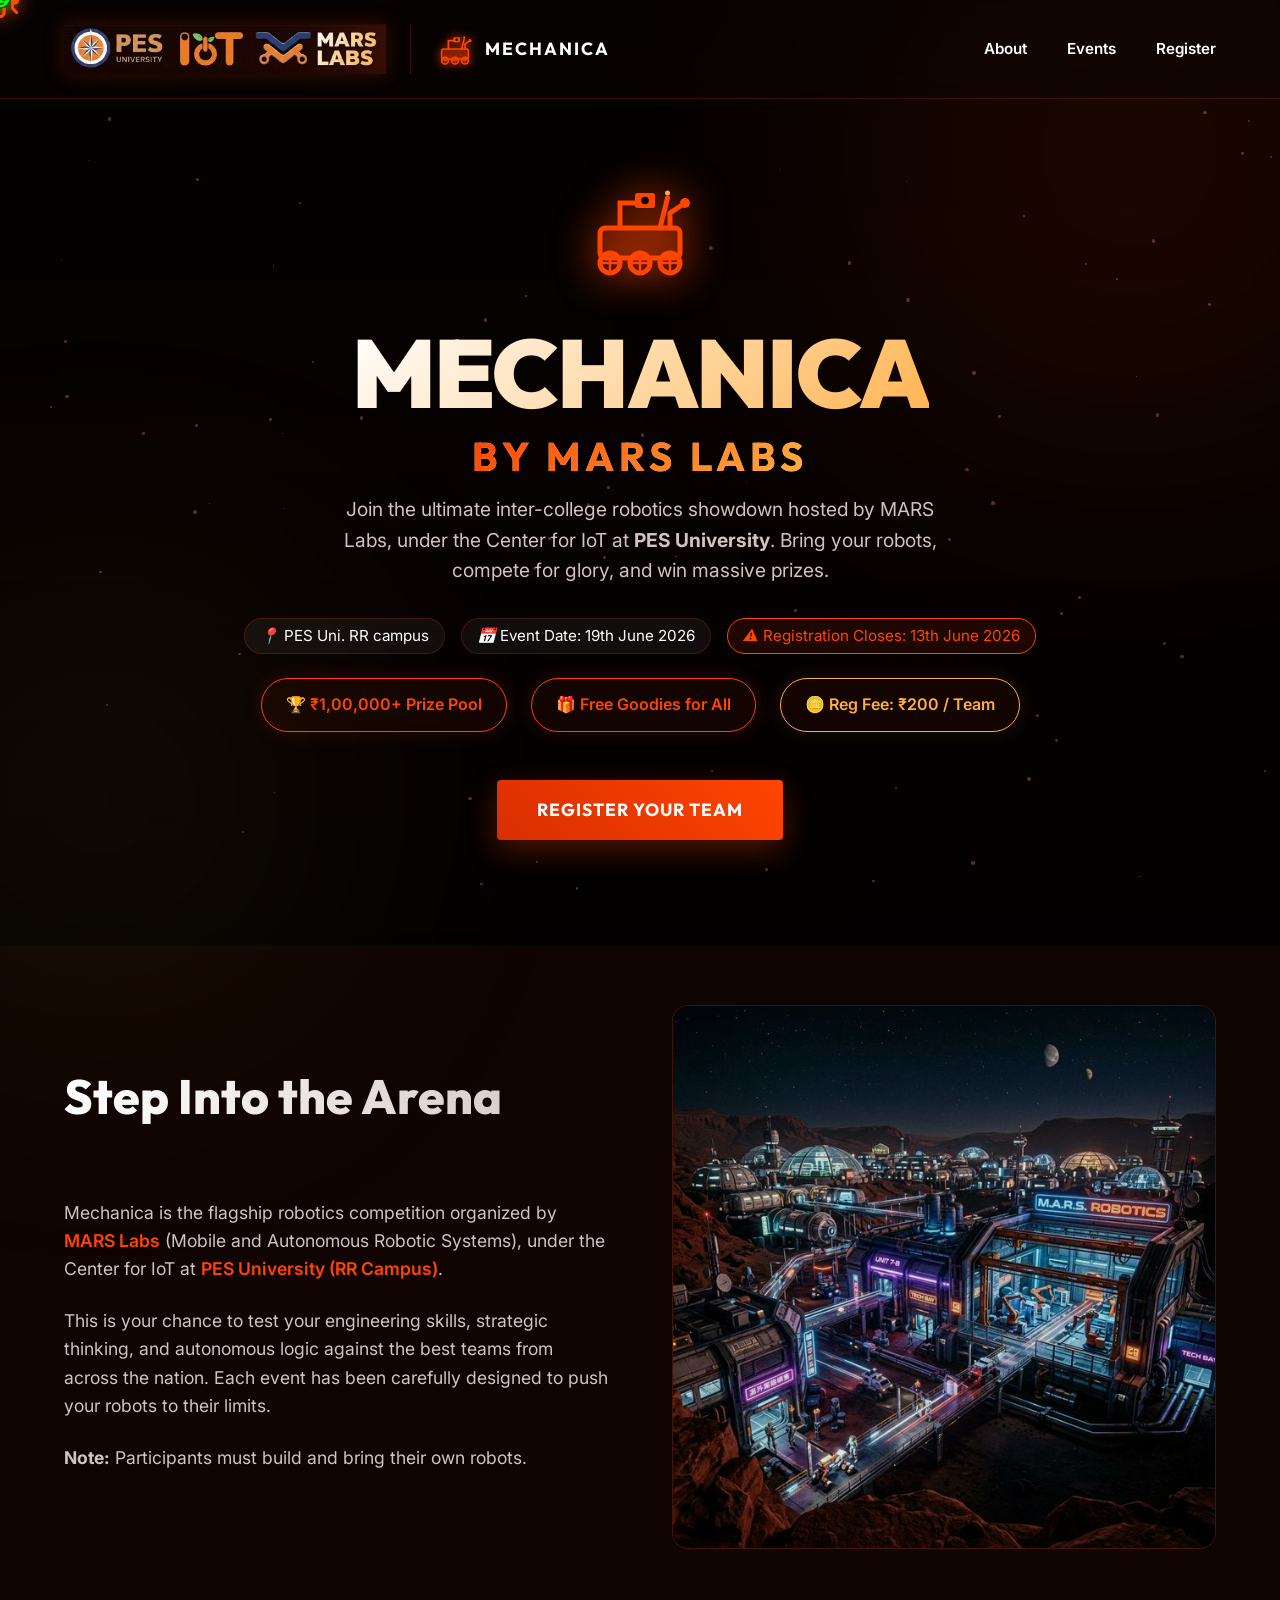
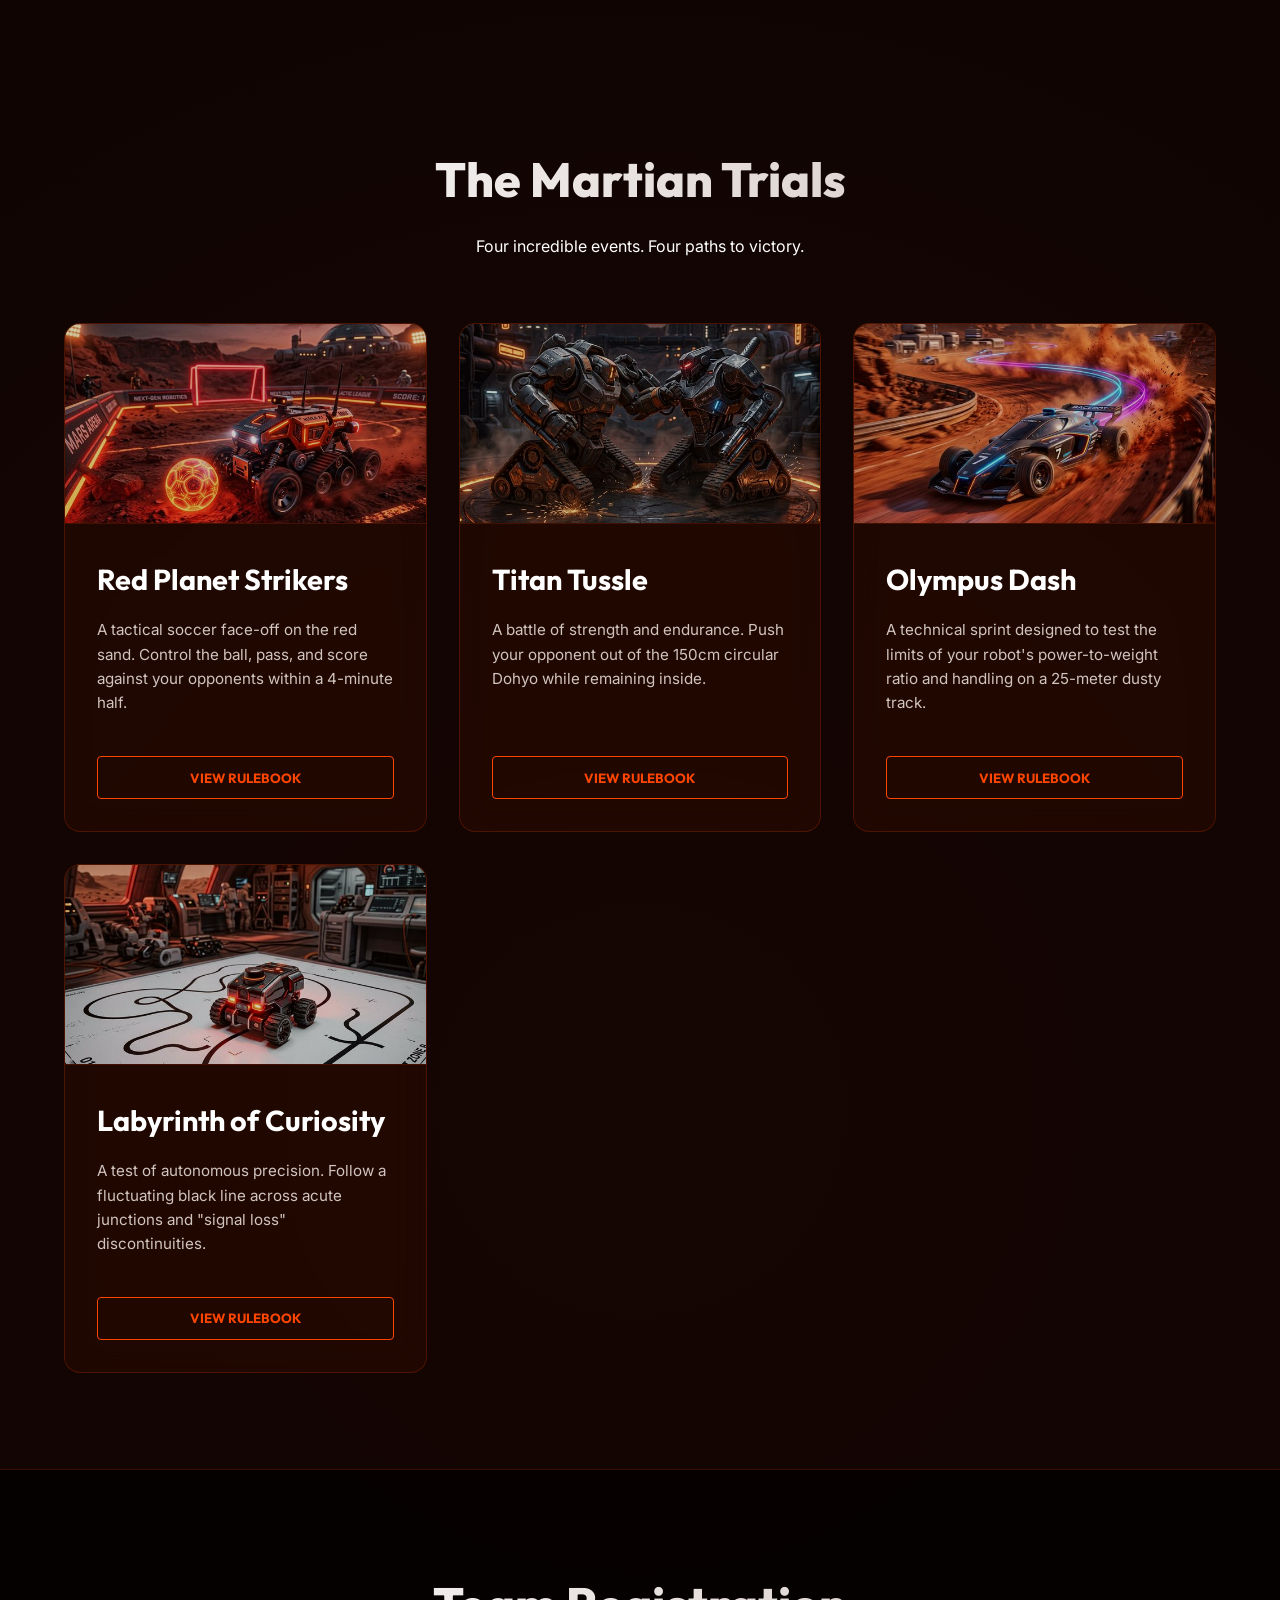
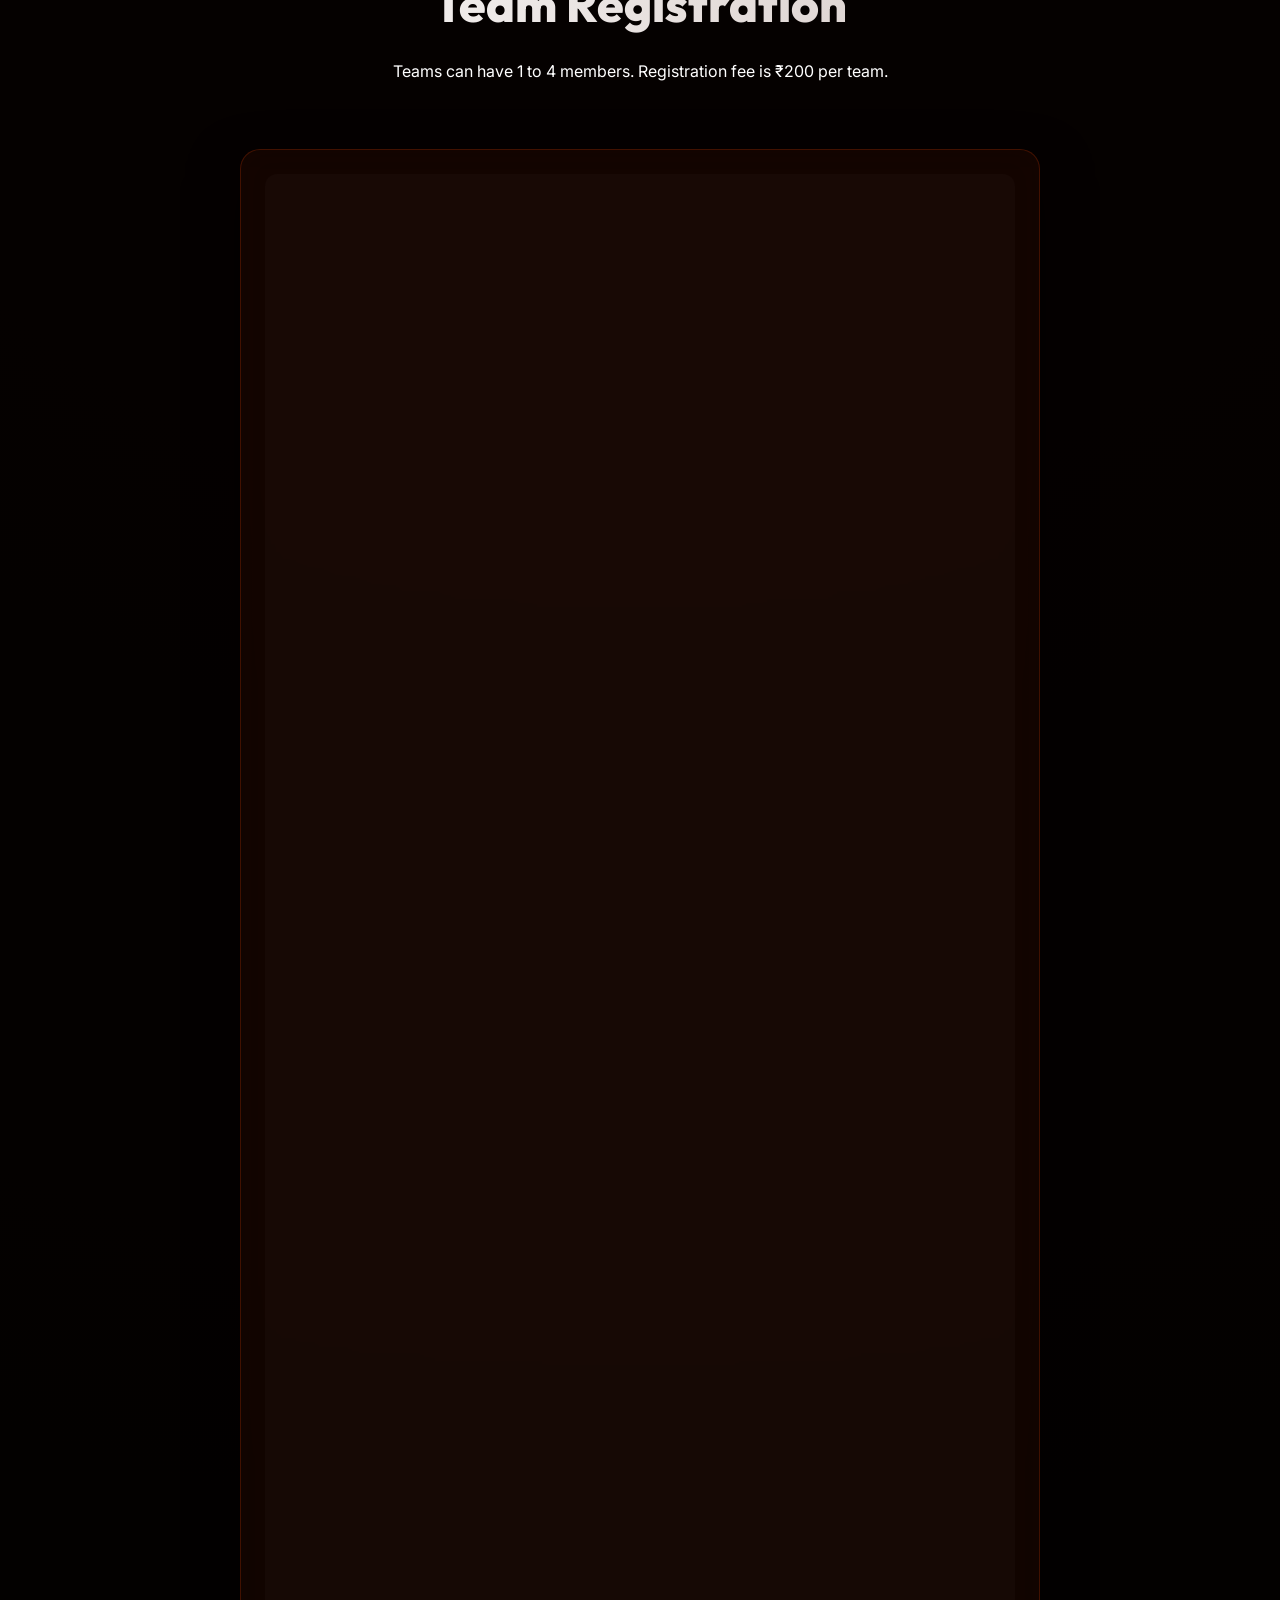
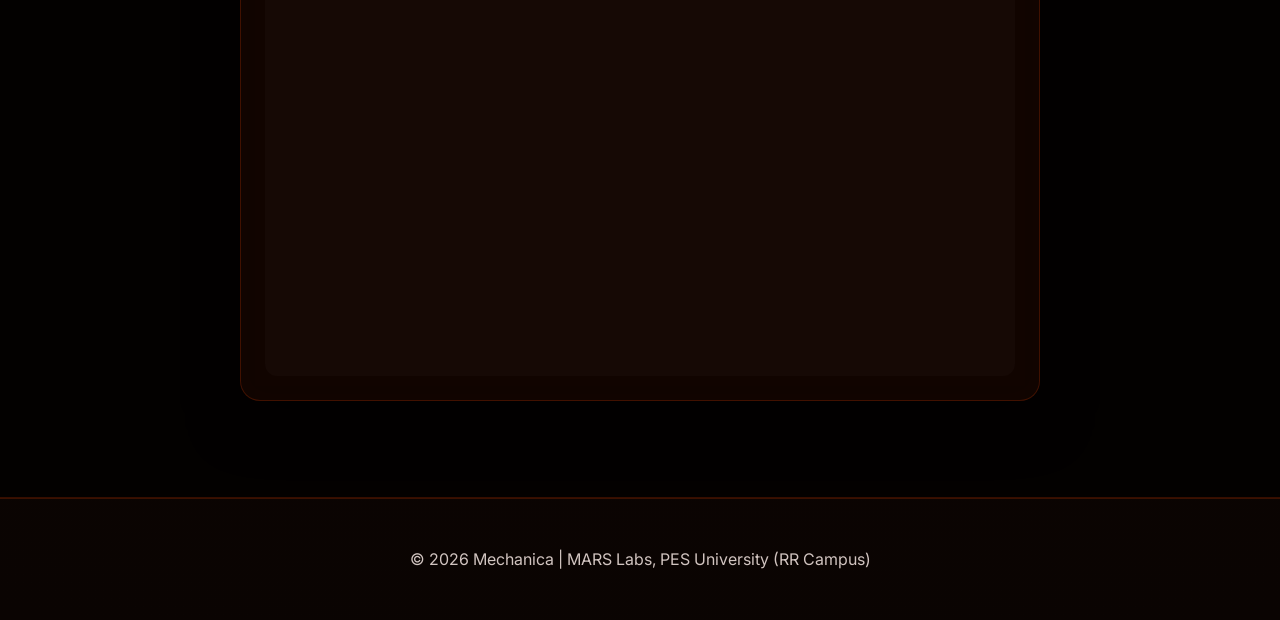
<file: index.html>
<!DOCTYPE html>
<html lang="en">

<head>
    <meta charset="UTF-8">
    <meta name="viewport" content="width=device-width, initial-scale=1.0">
    <title>Mechanica | Inter-College Robotics Competition</title>
    <meta name="description"
        content="Register for Mechanica, an inter-college robotics competition by MARS Labs, PES University (RR Campus).">
    <link rel="stylesheet" href="styles.css">
</head>

<body>
    <div class="bg-overlay"></div>
    <div class="bg-texture"></div>
    <div class="custom-cursor">
        <svg xmlns="http://www.w3.org/2000/svg" viewBox="0 0 24 24" fill="#00ff00" stroke="#003300" stroke-width="1">
            <path
                d="M12 2C7.58 2 4 5.58 4 10c0 4.42 3.58 8 8 8s8-3.58 8-8c0-4.42-3.58-8-8-8zM9 12c-.83 0-1.5-.67-1.5-1.5S8.17 9 9 9s1.5.67 1.5 1.5S9.83 12 9 12zm6 0c-.83 0-1.5-.67-1.5-1.5S14.17 9 15 9s1.5.67 1.5 1.5S15.83 12 15 12z" />
            <path d="M12 15s-2 0-3-1M12 15s2 0 3-1" stroke="#003300" fill="none" />
        </svg>
    </div>
    <div class="custom-cursor-outline">
        <svg xmlns="http://www.w3.org/2000/svg" viewBox="0 0 24 24" fill="none" stroke="currentColor" stroke-width="1.5"
            stroke-linecap="round" stroke-linejoin="round">
            <rect x="4" y="10" width="16" height="8" rx="2" fill="rgba(255, 69, 0, 0.2)" />
            <circle cx="7" cy="20" r="2" fill="currentColor" />
            <circle cx="17" cy="20" r="2" fill="currentColor" />
            <path d="M12 10V6M8 6h8M16 6l2-2" />
            <circle cx="12" cy="5" r="1.5" fill="currentColor" />
            <path d="M6 10l-2-3h4l-2 3" fill="currentColor" stroke="none" />
        </svg>
    </div>

    <div class="meteors-container"></div>
    <div class="dust-container"></div>

    <div class="glow-circle"></div>
    <div class="glow-circle-2"></div>

    <header>
        <div class="header-content" style="display: flex; align-items: center; gap: 1.5rem;">
            <a href="https://www.iot.pes.edu/mars" target="_blank" class="logo-link"
                style="text-decoration: none; border-right: 1px solid var(--card-border); padding-right: 1.5rem;">
                <img src="assets/header_banner.png" alt="PES University | MARS Labs"
                    style="height: 50px; width: auto; display: block; filter: drop-shadow(0 0 10px rgba(255, 69, 0, 0.2)); transition: transform 0.3s ease;"
                    onmouseover="this.style.transform='scale(1.02)'" onmouseout="this.style.transform='scale(1)'">
            </a>
            <a href="https://www.iot.pes.edu/mars" target="_blank" class="rover-logo-link"
                style="text-decoration: none; display: flex; align-items: center; gap: 10px; color: var(--primary); font-family: 'Outfit', sans-serif; font-weight: 700; text-transform: uppercase; letter-spacing: 1px;">
                <svg width="40" height="40" viewBox="0 0 48 48" fill="none" xmlns="http://www.w3.org/2000/svg"
                    style="filter: drop-shadow(0 0 5px var(--primary));">
                    <!-- Rugged Rover Chassis -->
                    <rect x="8" y="24" width="32" height="12" rx="2" fill="var(--primary)" fill-opacity="0.2"
                        stroke="currentColor" stroke-width="2" />
                    <!-- Wheels with spokes -->
                    <circle cx="12" cy="38" r="4" stroke="currentColor" stroke-width="2" />
                    <path d="M12 34V42M8 38H16" stroke="currentColor" stroke-width="1" />
                    <circle cx="24" cy="38" r="4" stroke="currentColor" stroke-width="2" />
                    <path d="M24 34V42M20 38H28" stroke="currentColor" stroke-width="1" />
                    <circle cx="36" cy="38" r="4" stroke="currentColor" stroke-width="2" />
                    <path d="M36 34V42M32 38H40" stroke="currentColor" stroke-width="1" />
                    <!-- Camera Mast -->
                    <path d="M16 24V14H24" stroke="currentColor" stroke-width="2" stroke-linecap="round" />
                    <rect x="22" y="10" width="8" height="6" rx="1" fill="currentColor" />
                    <circle cx="26" cy="13" r="1.5" fill="var(--bg-dark)" />
                    <!-- Robotic Arm -->
                    <path d="M36 24V18L42 14" stroke="currentColor" stroke-width="2" stroke-linecap="round" />
                    <circle cx="42" cy="14" r="2" fill="currentColor" />
                    <!-- Antenna -->
                    <path d="M32 24L35 12" stroke="currentColor" stroke-width="2" stroke-linecap="round" />
                    <circle cx="35" cy="10" r="1" fill="var(--accent)" />
                </svg>
                <span style="font-size: 1.1rem; color: #fff; letter-spacing: 2px;">MECHANICA</span>
            </a>
        </div>
        <nav>
            <ul>
                <li><a href="#about">About</a></li>
                <li><a href="#events">Events</a></li>
                <li><a href="#register">Register</a></li>
            </ul>
        </nav>
    </header>

    <main>
        <section class="hero reveal">
            <svg width="120" height="120" viewBox="0 0 48 48" fill="none" xmlns="http://www.w3.org/2000/svg"
                style="filter: drop-shadow(0 0 20px var(--primary)); margin-bottom: 2rem; color: var(--primary);">
                <rect x="8" y="24" width="32" height="12" rx="2" fill="var(--primary)" fill-opacity="0.2"
                    stroke="currentColor" stroke-width="2" />
                <circle cx="12" cy="38" r="4" stroke="currentColor" stroke-width="2" />
                <path d="M12 34V42M8 38H16" stroke="currentColor" stroke-width="1" />
                <circle cx="24" cy="38" r="4" stroke="currentColor" stroke-width="2" />
                <path d="M24 34V42M20 38H28" stroke="currentColor" stroke-width="1" />
                <circle cx="36" cy="38" r="4" stroke="currentColor" stroke-width="2" />
                <path d="M36 34V42M32 38H40" stroke="currentColor" stroke-width="1" />
                <path d="M16 24V14H24" stroke="currentColor" stroke-width="2" stroke-linecap="round" />
                <rect x="22" y="10" width="8" height="6" rx="1" fill="currentColor" />
                <circle cx="26" cy="13" r="1.5" fill="var(--bg-dark)" />
                <path d="M36 24V18L42 14" stroke="currentColor" stroke-width="2" stroke-linecap="round" />
                <circle cx="42" cy="14" r="2" fill="currentColor" />
                <path d="M32 24L35 12" stroke="currentColor" stroke-width="2" stroke-linecap="round" />
                <circle cx="35" cy="10" r="1" fill="var(--accent)" />
            </svg>
            <h1>MECHANICA<br>
                <div style="display: flex; align-items: center; justify-content: center; margin-top: 0.5rem;">
                    <span
                        style="font-size: 2.5rem; letter-spacing: 5px; background: linear-gradient(135deg, var(--primary), var(--accent)); -webkit-background-clip: text; background-clip: text; -webkit-text-fill-color: transparent; font-weight: 700; text-transform: uppercase;">by
                        MARS Labs</span>
                </div>
            </h1>
            <p>Join the ultimate inter-college robotics showdown hosted by MARS Labs, under the Center for IoT at
                <strong>PES University</strong>. Bring your robots, compete for glory, and win massive prizes.
            </p>

            <div class="logistics-badges"
                style="display: flex; gap: 1rem; justify-content: center; margin-bottom: 1.5rem; font-size: 0.95rem;">
                <a href="https://share.google/l8xZkcFFzkjlmGw1k" target="_blank"
                    style="background: rgba(255,255,255,0.05); padding: 5px 15px; border-radius: 20px; border: 1px solid var(--card-border); color: inherit; text-decoration: none; display: inline-flex; align-items: center; transition: all 0.3s ease; gap: 5px;"
                    onmouseover="this.style.background='rgba(255,255,255,0.1)'; this.style.borderColor='var(--primary)'"
                    onmouseout="this.style.background='rgba(255,255,255,0.05)'; this.style.borderColor='var(--card-border)'">
                    <i class="icon">📍</i> PES Uni. RR campus
                </a>
                <span
                    style="background: rgba(255,255,255,0.05); padding: 5px 15px; border-radius: 20px; border: 1px solid var(--card-border);"><i
                        class="icon">📅</i> Event Date: 19th June 2026</span>
                <span
                    style="background: rgba(255,69,0,0.1); padding: 5px 15px; border-radius: 20px; border: 1px solid var(--primary); color: var(--primary);"><i
                        class="icon">⚠️</i> Registration Closes: 13th June 2026</span>
            </div>

            <div class="badges">
                <div class="badge prize">🏆 ₹1,00,000+ Prize Pool</div>
                <div class="badge prize">🎁 Free Goodies for All</div>
                <div class="badge fee">🪙 Reg Fee: ₹200 / Team</div>
            </div>

            <a href="#register" class="btn btn-primary">Register Your Team</a>
        </section>

        <section id="about" class="reveal">
            <div class="about-grid">
                <div class="about-content">
                    <div class="section-header" style="text-align: left;">
                        <h2>Step Into the Arena</h2>
                    </div>
                    <p>Mechanica is the flagship robotics competition organized by <span class="about-highlight">MARS
                            Labs</span> (Mobile and Autonomous Robotic Systems), under the Center for IoT at <span
                            class="about-highlight">PES University (RR Campus)</span>.</p>
                    <p>This is your chance to test your engineering skills, strategic thinking, and autonomous logic
                        against the best teams from across the nation. Each event has been carefully designed to push
                        your robots to their limits.</p>
                    <p><strong>Note:</strong> Participants must build and bring their own robots.</p>
                </div>
                <div class="about-image">
                    <img src="assets/mars_hero_bg.png" alt="Futuristic Mars Robotics Center" />
                </div>
            </div>
        </section>

        <section id="events" class="reveal">
            <div class="section-header">
                <h2>The Martian Trials</h2>
                <p>Four incredible events. Four paths to victory.</p>
            </div>

            <div class="events-grid">
                <!-- Red Planet Strikers -->
                <div class="event-card reveal">
                    <img src="assets/robo_soccer.png" alt="Robo Soccer" class="event-card-img" />
                    <div class="event-card-content">
                        <h3>Red Planet Strikers</h3>
                        <p>A tactical soccer face-off on the red sand. Control the ball, pass, and score
                            against your opponents within a 4-minute half.</p>
                        <button class="btn-rulebook" data-target="modal-soccer">View Rulebook</button>
                    </div>
                </div>

                <!-- Titan Tussle -->
                <div class="event-card reveal">
                    <img src="assets/robo_sumo.png" alt="Robo Sumo" class="event-card-img" />
                    <div class="event-card-content">
                        <h3>Titan Tussle</h3>
                        <p>A battle of strength and endurance. Push your opponent out of the 150cm circular Dohyo while
                            remaining inside.</p>
                        <button class="btn-rulebook" data-target="modal-sumo">View Rulebook</button>
                    </div>
                </div>

                <!-- Olympus Dash -->
                <div class="event-card reveal">
                    <img src="assets/robo_race.png" alt="Robo Race" class="event-card-img" />
                    <div class="event-card-content">
                        <h3>Olympus Dash</h3>
                        <p>A technical sprint designed to test the limits of your robot's power-to-weight ratio and
                            handling on a 25-meter dusty track.</p>
                        <button class="btn-rulebook" data-target="modal-race">View Rulebook</button>
                    </div>
                </div>

                <!-- Labyrinth of Curiosity -->
                <div class="event-card reveal">
                    <img src="assets/line_follower.png" alt="Line Follower" class="event-card-img" />
                    <div class="event-card-content">
                        <h3>Labyrinth of Curiosity</h3>
                        <p>A test of autonomous precision. Follow a fluctuating black line across acute junctions and
                            "signal loss" discontinuities.</p>
                        <button class="btn-rulebook" data-target="modal-maze">View Rulebook</button>
                    </div>
                </div>
            </div>
        </section>

        <section id="register" class="registration-section reveal">
            <div class="section-header">
                <h2>Team Registration</h2>
                <p>Teams can have 1 to 4 members. Registration fee is ₹200 per team.</p>
            </div>

            <div class="form-container">
                <!-- FORMSPREE INTEGRATION -->
                <div
                    style="display: flex; justify-content: center; overflow: hidden; border-radius: 12px; background: rgba(255,255,255,0.02);">
                    <iframe
                        src="https://docs.google.com/forms/d/e/1FAIpQLSckZTLi7kUh7FJ6VZOGb61gVF5pkJGAfPYTlcDEzV7H1hUMdA/viewform?embedded=true"
                        width="100%" height="1802" frameborder="0" marginheight="0" marginwidth="0">Loading…</iframe>
                </div>
            </div>
        </section>
    </main>

    <footer>
        <p>&copy; 2026 Mechanica | MARS Labs, PES University (RR Campus)</p>
    </footer>

    <!-- RULEBOOK MODALS -->
    <!-- Soccer Modal -->
    <div id="modal-soccer" class="modal">
        <div class="modal-content">
            <span class="close-btn">&times;</span>
            <h2>Red Planet Strikers (Robo Soccer)</h2>
            <h3>I. Objective</h3>
            <p>To design and operate a remote-controlled or semi-autonomous robot capable of navigating a field,
                controlling a ball, and scoring goals against an opponent.</p>

            <h3>II. Robot Specifications</h3>
            <ul>
                <li><strong>Dimensions:</strong> The robot must fit inside a box of 300mm x 300mm x 300mm at the start
                    of the match. Expansion after the start is permitted, provided it does not exceed 350mm in any
                    direction. +-5% of tolerance is given.</li>
                <li><strong>Weight:</strong> Maximum weight must not exceed 3.5 kg (including battery).</li>
                <li><strong>Power Source:</strong> On-board power only. Maximum voltage allowed is 13V DC.</li>
                <li><strong>Locomotion:</strong> Can be wheeled, tracked, or legged. Use of suction pads or adhesives to
                    "hold" the ball is strictly prohibited.</li>
                <li><strong>Ball Handling:</strong> The robot cannot "wrap" around the ball or encompass more than 50%
                    of the ball's surface area or even stick itself to the ball/court. The ball must be free to be
                    "stolen" by the opponent at all times.</li>
            </ul>

            <h3>III. Arena Specifications</h3>
            <ul>
                <li><strong>Field Size:</strong> Approximately 10ft x 6ft, surfaced with green carpet or painted
                    plywood.</li>
                <li><strong>Goal Posts:</strong> 600mm wide.</li>
                <li><strong>Ball:</strong> A standard tennis ball or a high-density foam ball (approx. 65mm diameter).
                </li>
            </ul>

            <h3>IV. Gameplay & Scoring</h3>
            <ul>
                <li><strong>Format:</strong> 1v1 matches with maximum of two robots per team.</li>
                <li><strong>Duration:</strong> Two halves of 4 minutes each. A 2-minute "Repair Window" is provided
                    between halves.</li>
                <li><strong>Scoring:</strong> 1 point per goal. In the event of a tie, a 2-minute "Golden Goal" period
                    occurs. If still tied, a "Penalty Shootout" (3 shots each) follows.</li>
                <li><strong>Kick-off:</strong> The ball is placed at the center. Robots must be behind their respective
                    goal lines until the whistle blows.</li>
            </ul>

            <h3>V. Fouls & Penalties</h3>
            <ul>
                <li><strong>Yellow Card:</strong> Awarded for "pinning" an opponent against the wall for more than 5
                    seconds or for minor human interference.</li>
                <li><strong>Red Card:</strong> Awarded for intentional damage to the arena or the opponent’s internal
                    circuitry. Result: Immediate disqualification.</li>
                <li><strong>Out of Bounds:</strong> If the ball leaves the arena, it is placed at the center of the half
                    from where the ball fell off.</li>
            </ul>
        </div>
    </div>

    <!-- Sumo Modal -->
    <div id="modal-sumo" class="modal">
        <div class="modal-content">
            <span class="close-btn">&times;</span>
            <h2>Titan Tussle (Robo Sumo)</h2>
            <h3>I. Objective</h3>
            <p>Two robots compete in a circular ring (Dohyo). The goal is to push the opponent out of the ring while
                remaining inside.</p>

            <h3>II. Robot Specifications</h3>
            <ul>
                <li><strong>Weight Class:</strong> Exactly 3.5 kg maximum. This is the most strictly enforced rule.</li>
                <li><strong>Dimensions:</strong> 300mm x 300mm x 300mm at the start. Once the match begins, robots may
                    deploy
                    wedges, arms, or ramps.</li>
                <li><strong>Materials:</strong> No magnets to increase downforce on a metal floor. No sticky tires that
                    leave residue. sharp edges that might harm our floor are prohibited.</li>
                <li><strong>Weaponry:</strong> Non-destructive. Wedges, lifters, and pushers are encouraged. No spinning
                    blades, flames, or projectiles.</li>
            </ul>

            <h3>III. The Dohyo (Ring)</h3>
            <ul>
                <li><strong>Dimensions:</strong> A circular platform, 150cm in diameter, elevated off the ground.</li>
                <li><strong>Surface:</strong> Black finish with a 5cm wide White Border (Tawara).</li>
            </ul>

            <h3>IV. Match Rules</h3>
            <ul>
                <li><strong>The Bow:</strong> Robots start 40cm apart, facing away from each other sideways.</li>
                <li><strong>The 5-Second Rule:</strong> After the "Start" command, there is a 5-second delay where no
                    robot can move (safety/prep).</li>
                <li><strong>Victory:</strong> A robot wins a "Yuhkoh" point when: (1) The opponent touches the area
                    outside the ring. (2) The opponent is flipped and cannot move.</li>
                <li><strong>Format:</strong> Best of 3 rounds. Each round has a 3-minute limit.</li>
            </ul>

            <h3>V. Disqualifications</h3>
            <ul>
                <li><strong>Passive Play:</strong> If a robot avoids contact for more than 30 seconds, it receives a
                    warning.</li>
                <li><strong>Damage:</strong> If a part falls off a robot (larger than 20 grams), the round is stopped
                    and
                    the robot may be disqualified if it cannot continue safely.</li>
                <li><strong>limit:</strong> If a team recieves more than 2 warning is disqualified</li>
            </ul>
        </div>
    </div>

    <!-- Race Modal -->
    <div id="modal-race" class="modal">
        <div class="modal-content">
            <span class="close-btn">&times;</span>
            <h2>Olympus Dash (Robo Race)</h2>
            <h3>Theme: The Martian Time Trials – High-Speed Solo Pursuit</h3>

            <h3>I. Event Overview</h3>
            <p>The Olympus Dash is a technical sprint designed to test the limits of a robot’s power-to-weight ratio,
                traction control, and the operator's handling skills. Unlike a traditional grid race, this is a Time
                Attack format. Each robot faces the "Olympus Circuit" alone, battling only the clock.</p>

            <h3>II. Robot Technical Requirements</h3>
            <ul>
                <li><strong>Dimensions:</strong> The robot must not exceed 350mm x 350mm x 350mm.</li>
                <li><strong>Weight:</strong> No minimum weight; maximum weight is 6kg.</li>
                <li><strong>Power:</strong> Maximum battery voltage is 18V DC. Only dry cell or LiPo/Li-ion batteries
                    are permitted.</li>
                <li><strong>Drivetrain:</strong> Any number of wheels or tracks are allowed.</li>
                <li><strong>Safety:</strong> The robot must have an easily accessible "Kill Switch" or the operator must
                    be able to cut power immediately via the remote.</li>
            </ul>

            <h3>III. Arena & Track Layout</h3>
            <p>The track is a 25-meter circuit consisting of:</p>
            <ol>
                <li><strong>The Launch Pad:</strong> A 3-meter straight for initial acceleration.</li>
                <li><strong>The Martian Ridges:</strong> A series of 15mm speed bumps to test suspension.</li>
                <li><strong>The Dead Turn:</strong> A 180-degree hairpin curve with a radius of 50cm.</li>
                <li><strong>The Regolith Pit:</strong> A 2-meter section of low-friction surface (simulated dust).</li>
                <li><strong>The Summit:</strong> A 15-degree incline ramp followed by a 10cm drop-off.</li>
            </ol>

            <h3>IV. Tournament Format & Scoring</h3>
            <ul>
                <li><strong>The "Two-Flight" Rule:</strong> Every registered robot is granted exactly two (2) official
                    timed runs.</li>
                <li><strong>Best of Rounds:</strong> The final ranking is determined solely by the single fastest lap
                    recorded across either of the two runs.</li>
                <li><strong>Preparation:</strong> Teams are given 2 minutes in the "Staging Area" to check battery
                    levels and tire grip before their heat begins.</li>
                <li><strong>Timing:</strong> Time is recorded using a digital stopwatch or IR gate. The clock starts
                    when the front axle crosses the start line and stops when the same point crosses the finish line.
                </li>
            </ul>

            <h3>V. Penalties & Disqualifications</h3>
            <ul>
                <li><strong>Off-Track (Minor):</strong> If a robot leaves the track with two wheels but recovers, the
                    timer continues.</li>
                <li><strong>Off-Track (Major):</strong> If the robot completely leaves the track, the run is paused. The
                    operator must return the bot to the point of exit. A +5 second penalty is added to the lap time.
                </li>
                <li><strong>Human Touch:</strong> Any intentional human touch to the robot during a run (unless
                    authorized by a referee for safety) results in a DNF for that specific run.</li>
            </ul>
        </div>
    </div>

    <!-- Line Follower Modal -->
    <div id="modal-maze" class="modal">
        <div class="modal-content">
            <span class="close-btn">&times;</span>
            <h2>Labyrinth of Curiosity (Line Follower)</h2>
            <h3>Theme: Navigating the Trenches – Autonomous Precision Trials</h3>

            <h3>I. Event Overview</h3>
            <p>This is a test of autonomous logic and sensor calibration. Robots must follow a 2-3cm black line on a
                white carpeted surface. The "Labyrinth" contains complex geometries designed to confuse standard PID
                loops, requiring robots to be both fast and "smart."</p>

            <h3>II. Robot Technical Requirements</h3>
            <ul>
                <li><strong>Autonomy:</strong> 100% Autonomous. No external communication allowed after the start.</li>
                <li><strong>Dimensions:</strong> Max footprint of 200mm x 200mm.</li>
                <li><strong>Sensors:</strong> No limit on the number of IR, LiDAR, or Color sensors.</li>
                <li><strong>Line Compatibility:</strong> The robot must be capable of tracking a line that fluctuates in
                    width between 2cm and 3cm.</li>
                <li><strong>Braking:</strong> The robot must have a programmed "End of Line" detection to stop within
                    20cm of the finish mark.</li>
            </ul>

            <h3>III. The Course Architecture</h3>
            <p><strong>The Path:</strong> Black vinyl tape on a white matte carpet.</p>
            <p><strong>The Challenges:</strong></p>
            <ul>
                <li><strong>Acute Junctions:</strong> Turns sharper than 90 degrees.</li>
                <li><strong>The Discontinuity:</strong> A 5cm gap in the line (The "Signal Loss" zone).</li>
                <li><strong>The Intersection:</strong> A cross-junction where the robot must move straight without
                    turning.</li>
                <li><strong>The Negative Path:</strong> A 1-meter section where the colors invert (White line on a black
                    background).</li>
            </ul>

            <h3>IV. Tournament Format & Scoring</h3>
            <ul>
                <li><strong>The "Three-Flight" Rule:</strong> Each robot is allowed three (3) official runs.</li>
                <li><strong>Best of Rounds:</strong> Only the fastest successful completion out of the three runs will
                    be counted for the final leaderboard.</li>
                <li><strong>Run Procedure:</strong> (1) The Explorer: test sensors. (2) The Optimized: high-speed run.
                    (3) The Final Dash: high-risk attempt.</li>
                <li><strong>Calibration:</strong> Teams have a 5-minute window in a "Practice Zone" to tune their code
                    before their first run.</li>
            </ul>

            <h3>V. Penalties & Logic Failures</h3>
            <ul>
                <li><strong>Line Loss:</strong> If the robot loses the line for more than 3 seconds, the run is
                    terminated and recorded as a DNF.</li>
                <li><strong>Shortcutting:</strong> If a robot leaves the line and accidentally joins a later section of
                    the track, that run is disqualified.</li>
                <li><strong>Hand of God:</strong> Each "Reset" (picking up the robot and placing it back on the line)
                    incurs a +10 second penalty. Maximum 2 resets allowed per run.</li>
            </ul>
        </div>
    </div>

    <script src="script.js"></script>
</body>

</html>
</file>
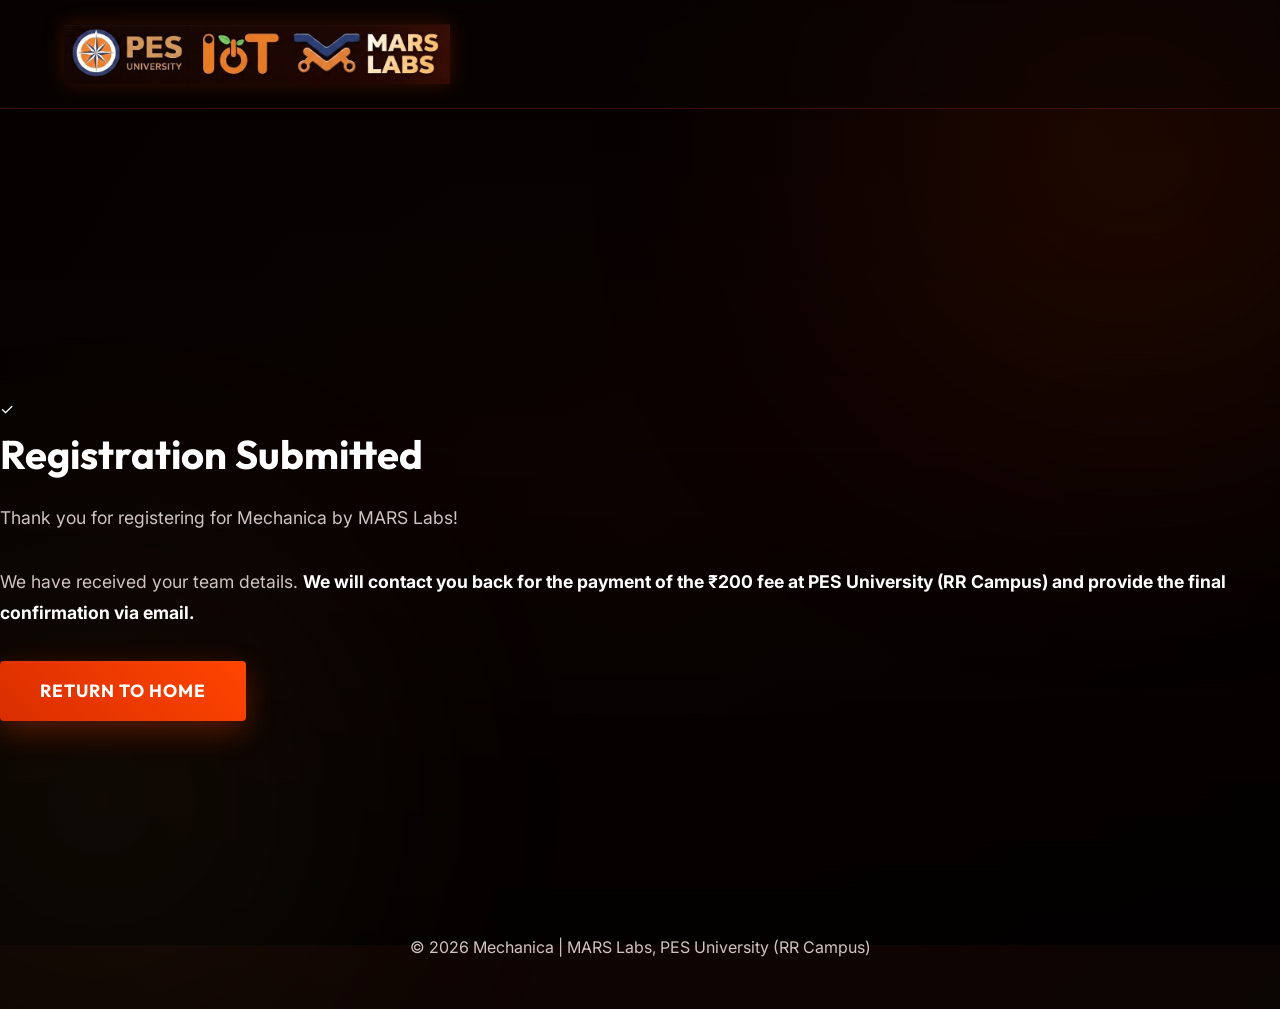
<file: success.html>
<!DOCTYPE html>
<html lang="en">

<head>
    <meta charset="UTF-8">
    <meta name="viewport" content="width=device-width, initial-scale=1.0">
    <title>Registration Successful | Mechanica</title>
    <link rel="stylesheet" href="styles.css">
</head>

<body>
    <div class="bg-overlay"></div>
    <div class="bg-texture"></div>
    <div class="custom-cursor"></div>
    <div class="custom-cursor-outline"></div>

    <div class="glow-circle"></div>
    <div class="glow-circle-2" style="background: var(--accent);"></div>

    <header>
        <a href="index.html" class="logo-link" style="text-decoration: none;">
            <img src="assets/header_banner.png" alt="PES University | PESU IoT | MARS Labs"
                style="height: 60px; width: auto; display: block; filter: drop-shadow(0 0 10px rgba(255, 69, 0, 0.2)); transition: transform 0.3s ease;"
                onmouseover="this.style.transform='scale(1.02)'" onmouseout="this.style.transform='scale(1)'">
        </a>
    </header>

    <main style="min-height: 100vh; display: flex; align-items: center; justify-content: center;">
        <div class="success-card">
            <div class="success-icon">✓</div>
            <h1 style="font-family: 'Outfit', sans-serif; font-size: 2.5rem; margin-bottom: 1rem;">Registration
                Submitted</h1>
            <p style="color: var(--text-muted); font-size: 1.1rem; margin-bottom: 2rem; line-height: 1.8;">
                Thank you for registering for Mechanica by MARS Labs!<br><br>
                We have received your team details. <strong style="color: #fff;">We will contact you back for the
                    payment of the ₹200 fee at PES University (RR Campus) and provide the final confirmation via
                    email.</strong>
            </p>
            <a href="index.html" class="btn btn-primary" style="text-decoration: none;">Return to Home</a>
        </div>
    </main>

    <footer style="position: absolute; bottom: 0; width: 100%; border-top: none;">
        <p>&copy; 2026 Mechanica | MARS Labs, PES University (RR Campus)</p>
    </footer>
</body>

</html>
</file>
<file: styles.css>
@import url('https://fonts.googleapis.com/css2?family=Inter:wght@300;400;600;800&family=Outfit:wght@400;700;900&display=swap');

:root {
  --bg-dark: #070301;
  --bg-gradient: radial-gradient(circle at center, rgba(42, 8, 5, 0.4) 0%, rgba(10, 4, 2, 1) 100%);
  --primary: #ff4500;
  --secondary: #d92e00;
  --accent: #ffae42;
  --text-main: #ffffff;
  --text-muted: #d1c4c0;
  --card-bg: rgba(255, 69, 0, 0.06);
  --card-border: rgba(255, 69, 0, 0.2);
  --glass-blur: blur(16px);
  --cursor-color: rgba(255, 69, 0, 0.5);
}

* {
  margin: 0;
  padding: 0;
  box-sizing: border-box;
}

body {
  font-family: 'Inter', sans-serif;
  background: var(--bg-dark);
  background-image: var(--bg-gradient);
  color: var(--text-main);
  min-height: 100vh;
  overflow-x: hidden;
  position: relative;
  line-height: 1.6;
}

/* Background effects */
.bg-overlay {
  position: fixed;
  top: -5%;
  left: -5%;
  width: 110%;
  height: 110%;
  background:
    linear-gradient(to bottom, rgba(7, 3, 1, 0.7), rgba(7, 3, 1, 0.4), rgba(7, 3, 1, 0.8)),
    url('https://images.unsplash.com/photo-1614728894747-a83421e2b9c9?auto=format&fit=crop&q=80&w=2560') center/cover no-repeat;
  z-index: -2;
  transition: transform 0.1s ease-out;
  filter: brightness(0.7) contrast(1.1);
}

.bg-texture {
  position: fixed;
  top: 0;
  left: 0;
  width: 100%;
  height: 100%;
  background: url('[data-uri]') repeat;
  z-index: -1;
  pointer-events: none;
  opacity: 0.3;
}

/* Meteor Effect */
.meteors-container {
  position: fixed;
  top: 0;
  left: 0;
  width: 100%;
  height: 100%;
  pointer-events: none;
  z-index: -1;
  overflow: hidden;
}

.meteor {
  position: absolute;
  top: 50%;
  left: 50%;
  width: 2px;
  height: 2px;
  background: #fff;
  border-radius: 50%;
  box-shadow: 0 0 0 4px rgba(255, 255, 255, 0.1), 0 0 0 8px rgba(255, 255, 255, 0.1), 0 0 20px rgba(255, 255, 255, 1);
  animation: meteor 5s linear infinite;
  opacity: 0;
}

.meteor::before {
  content: '';
  position: absolute;
  top: 50%;
  transform: translateY(-50%);
  width: 300px;
  height: 1px;
  background: linear-gradient(90deg, #fff, transparent);
}

@keyframes meteor {
  0% {
    transform: rotate(315deg) translateX(0);
    opacity: 1;
  }

  70% {
    opacity: 1;
  }

  100% {
    transform: rotate(315deg) translateX(-1000px);
    opacity: 0;
  }
}

/* Custom Cursor */
.custom-cursor {
  width: 32px;
  height: 32px;
  position: fixed;
  pointer-events: none;
  z-index: 10000;
  display: flex;
  align-items: center;
  justify-content: center;
  filter: drop-shadow(0 0 5px rgba(0, 255, 0, 0.5));
}

.custom-cursor svg {
  width: 100%;
  height: 100%;
}

.custom-cursor-outline {
  width: 50px;
  height: 50px;
  position: fixed;
  pointer-events: none;
  z-index: 9999;
  display: flex;
  align-items: center;
  justify-content: center;
  color: var(--primary);
  filter: drop-shadow(0 0 8px var(--primary));
}

.custom-cursor-outline svg {
  width: 100%;
  height: 100%;
}

body.cursor-hover .custom-cursor {
  filter: drop-shadow(0 0 10px #00ff00);
}

body.cursor-hover .custom-cursor-outline {
  filter: drop-shadow(0 0 15px var(--primary));
}

.glow-circle {
  position: fixed;
  width: 500px;
  height: 500px;
  border-radius: 50%;
  background: var(--primary);
  filter: blur(150px);
  opacity: 0.15;
  z-index: -1;
  top: -100px;
  right: -100px;
  animation: float 10s infinite alternate ease-in-out;
}

.glow-circle-2 {
  position: fixed;
  width: 400px;
  height: 400px;
  border-radius: 50%;
  background: var(--accent);
  filter: blur(150px);
  opacity: 0.1;
  z-index: -1;
  bottom: -100px;
  left: -100px;
  animation: float 12s infinite alternate-reverse ease-in-out;
}

@keyframes float {
  0% {
    transform: translate(0, 0);
  }

  100% {
    transform: translate(-30px, 50px);
  }
}

/* Floating Dust Particles */
.dust-container {
  position: fixed;
  top: 0;
  left: 0;
  width: 100%;
  height: 100%;
  pointer-events: none;
  z-index: -1;
}

.dust {
  position: absolute;
  width: 2px;
  height: 2px;
  background: var(--accent);
  opacity: 0.3;
  border-radius: 50%;
  animation: drift 15s infinite linear;
}

@keyframes drift {
  from {
    transform: translateY(0) translateX(0) rotate(0deg);
  }

  to {
    transform: translateY(-100vh) translateX(100px) rotate(360deg);
  }
}

header {
  padding: 1.5rem 5%;
  display: flex;
  justify-content: space-between;
  align-items: center;
  border-bottom: 1px solid var(--card-border);
  background: rgba(10, 4, 2, 0.5);
  backdrop-filter: var(--glass-blur);
  position: sticky;
  top: 0;
  z-index: 100;
}

.logo {
  font-family: 'Outfit', sans-serif;
  font-weight: 900;
  font-size: 1.8rem;
  letter-spacing: 2px;
  text-transform: uppercase;
  background: linear-gradient(90deg, var(--primary), var(--accent));
  -webkit-background-clip: text;
  background-clip: text;
  -webkit-text-fill-color: transparent;
  display: flex;
  flex-direction: column;
  line-height: 1;
}

.logo span {
  font-size: 0.8rem;
  font-family: 'Inter', sans-serif;
  font-weight: 600;
  letter-spacing: 1px;
  color: var(--text-muted);
  -webkit-text-fill-color: var(--text-muted);
  margin-top: 4px;
}

nav ul {
  display: flex;
  list-style: none;
  gap: 2.5rem;
}

nav a {
  color: var(--text-main);
  text-decoration: none;
  font-weight: 600;
  font-size: 0.95rem;
  transition: all 0.3s ease;
  position: relative;
}

nav a:hover {
  color: var(--primary);
  text-shadow: 0 0 10px rgba(255, 69, 0, 0.4);
}

.hero {
  min-height: 90vh;
  display: flex;
  flex-direction: column;
  justify-content: center;
  align-items: center;
  text-align: center;
  padding: 0 5%;
}

.hero h1 {
  font-family: 'Outfit', sans-serif;
  font-size: 6rem;
  font-weight: 900;
  line-height: 1.1;
  margin-bottom: 1rem;
  background: linear-gradient(135deg, #ffffff, var(--accent));
  -webkit-background-clip: text;
  background-clip: text;
  -webkit-text-fill-color: transparent;
  text-transform: uppercase;
  letter-spacing: -2px;
}

.hero p {
  font-size: 1.2rem;
  color: var(--text-muted);
  max-width: 600px;
  margin-bottom: 2rem;
}

.badges {
  display: flex;
  gap: 1.5rem;
  margin-bottom: 3rem;
  flex-wrap: wrap;
  justify-content: center;
}

.badge {
  background: var(--card-bg);
  border: 1px solid var(--card-border);
  padding: 0.8rem 1.5rem;
  border-radius: 50px;
  font-weight: 600;
  display: flex;
  align-items: center;
  gap: 8px;
  box-shadow: 0 4px 20px rgba(0, 0, 0, 0.3);
  backdrop-filter: var(--glass-blur);
}

.badge.prize {
  border-color: var(--primary);
  color: var(--primary);
  box-shadow: 0 0 20px rgba(255, 69, 0, 0.15);
}

.badge.fee {
  border-color: var(--accent);
  color: var(--accent);
  box-shadow: 0 0 20px rgba(255, 174, 66, 0.1);
}

.btn {
  display: inline-block;
  padding: 1rem 2.5rem;
  font-family: 'Outfit', sans-serif;
  font-weight: 700;
  font-size: 1.1rem;
  text-transform: uppercase;
  text-decoration: none;
  letter-spacing: 1px;
  border-radius: 4px;
  transition: all 0.3s ease;
  cursor: pointer;
  border: none;
}

.btn-primary {
  background: linear-gradient(45deg, var(--secondary), var(--primary));
  color: white;
  box-shadow: 0 10px 30px rgba(255, 69, 0, 0.3);
  animation: btn-pulse 2s infinite;
}

@keyframes btn-pulse {
  0% {
    box-shadow: 0 0 0 0 rgba(255, 69, 0, 0.4);
  }

  70% {
    box-shadow: 0 0 0 20px rgba(255, 69, 0, 0);
  }

  100% {
    box-shadow: 0 0 0 0 rgba(255, 69, 0, 0);
  }
}

.btn-primary:hover {
  transform: translateY(-3px) scale(1.05);
  box-shadow: 0 15px 40px rgba(255, 69, 0, 0.5);
  animation: none;
}

section {
  padding: 6rem 5%;
}

.section-header {
  text-align: center;
  margin-bottom: 4rem;
}

.section-header h2 {
  font-family: 'Outfit', sans-serif;
  font-size: 3rem;
  font-weight: 800;
  margin-bottom: 1rem;
  background: linear-gradient(to right, #fff, var(--text-muted));
  -webkit-background-clip: text;
  background-clip: text;
  -webkit-text-fill-color: transparent;
}

.about-grid {
  display: grid;
  grid-template-columns: 1fr 1fr;
  gap: 4rem;
  align-items: center;
}

.about-content p {
  color: var(--text-muted);
  margin-bottom: 1.5rem;
  font-size: 1.1rem;
}

.about-highlight {
  color: var(--primary);
  font-weight: 600;
}

.about-image {
  background: rgba(255, 255, 255, 0.02);
  border: 1px solid var(--card-border);
  border-radius: 16px;
  min-height: 350px;
  display: flex;
  align-items: center;
  justify-content: center;
  backdrop-filter: var(--glass-blur);
  overflow: hidden;
}

.about-image img {
  width: 100%;
  height: 100%;
  object-fit: cover;
  opacity: 0.9;
  transition: transform 0.5s ease;
}

.about-image:hover img {
  transform: scale(1.05);
}

.events-grid {
  display: grid;
  grid-template-columns: repeat(auto-fit, minmax(320px, 1fr));
  gap: 2rem;
}

.event-card {
  background: var(--card-bg);
  border: 1px solid var(--card-border);
  border-radius: 16px;
  transition: all 0.4s ease;
  backdrop-filter: var(--glass-blur);
  position: relative;
  overflow: hidden;
  display: flex;
  flex-direction: column;
}

.event-card-img {
  width: 100%;
  height: 200px;
  object-fit: cover;
  border-bottom: 1px solid var(--card-border);
  opacity: 0.8;
  transition: opacity 0.4s ease;
}

.event-card:hover .event-card-img {
  opacity: 1;
}

.event-card-content {
  padding: 2rem;
  flex-grow: 1;
  display: flex;
  flex-direction: column;
}

.event-card::before {
  content: '';
  position: absolute;
  top: 0;
  left: 0;
  width: 100%;
  height: 4px;
  background: linear-gradient(90deg, var(--primary), var(--accent));
  transform: scaleX(0);
  transform-origin: left;
  transition: transform 0.4s ease;
  z-index: 2;
}

.event-card:hover {
  transform: translateY(-8px);
  background: rgba(255, 69, 0, 0.08);
  box-shadow: 0 20px 40px rgba(0, 0, 0, 0.6);
}

.event-card:hover::before {
  transform: scaleX(1);
}

.event-card h3 {
  font-family: 'Outfit', sans-serif;
  font-size: 1.8rem;
  margin-bottom: 1rem;
}

.event-card p {
  color: var(--text-muted);
  margin-bottom: 1.5rem;
  font-size: 0.95rem;
  flex-grow: 1;
}

.btn-rulebook {
  background: transparent;
  color: var(--primary);
  border: 1px solid var(--primary);
  padding: 0.8rem 1.5rem;
  border-radius: 4px;
  cursor: pointer;
  font-family: 'Outfit', sans-serif;
  font-weight: 700;
  transition: all 0.3s ease;
  text-transform: uppercase;
  margin-top: 1rem;
  width: 100%;
}

.btn-rulebook:hover {
  background: var(--primary);
  color: #fff;
  box-shadow: 0 0 15px rgba(255, 69, 0, 0.4);
}

.registration-section {
  background: rgba(0, 0, 0, 0.7);
  border-top: 1px solid var(--card-border);
  border-bottom: 1px solid var(--card-border);
  position: relative;
}

.form-container {
  max-width: 800px;
  margin: 0 auto;
  background: var(--card-bg);
  border: 1px solid var(--card-border);
  border-radius: 20px;
  padding: 1.5rem;
  backdrop-filter: var(--glass-blur);
  box-shadow: 0 20px 50px rgba(0, 0, 0, 0.5);
}

footer {
  text-align: center;
  padding: 3rem 5%;
  border-top: 1px solid var(--card-border);
  color: var(--text-muted);
}

/* Modals */
.modal {
  display: none;
  position: fixed;
  z-index: 1000;
  left: 0;
  top: 0;
  width: 100%;
  height: 100%;
  overflow: auto;
  background-color: rgba(0, 0, 0, 0.8);
  backdrop-filter: blur(5px);
}

.modal-content {
  background-color: #1a0a07;
  margin: 5% auto;
  padding: 30px;
  border: 1px solid var(--card-border);
  border-radius: 12px;
  width: 80%;
  max-width: 800px;
  box-shadow: 0 5px 30px rgba(0, 0, 0, 0.5);
  color: #e0e0e0;
  position: relative;
  line-height: 1.8;
  animation: modalFadeIn 0.3s;
}

@keyframes modalFadeIn {
  from {
    opacity: 0;
    transform: translateY(-20px);
  }

  to {
    opacity: 1;
    transform: translateY(0);
  }
}

.close-btn {
  color: var(--text-muted);
  float: right;
  font-size: 28px;
  font-weight: bold;
  cursor: pointer;
}

.close-btn:hover,
.close-btn:focus {
  color: var(--primary);
  text-decoration: none;
}

.modal-content h2 {
  color: var(--primary);
  font-family: 'Outfit', sans-serif;
  margin-bottom: 20px;
  border-bottom: 1px solid rgba(255, 255, 255, 0.1);
  padding-bottom: 10px;
}

.modal-content h3 {
  color: #fff;
  margin-top: 20px;
  margin-bottom: 10px;
  font-size: 1.2rem;
}

.modal-content ul {
  margin-left: 20px;
  margin-bottom: 15px;
}

.modal-content li {
  margin-bottom: 5px;
}

/* Scroll Animations */
.reveal {
  opacity: 0;
  transform: translateY(40px);
  transition: all 0.8s cubic-bezier(0.5, 0, 0, 1);
}

.reveal.active {
  opacity: 1;
  transform: translateY(0);
}

/* Responsive */
@media (max-width: 768px) {
  .hero h1 {
    font-size: 3.5rem;
  }

  .about-grid {
    grid-template-columns: 1fr;
  }

  nav ul {
    display: none;
  }

  header {
    justify-content: center;
  }

  .form-container {
    padding: 1.5rem;
  }

  .modal-content {
    width: 95%;
    margin: 10% auto;
    padding: 20px;
  }
}
</file>
